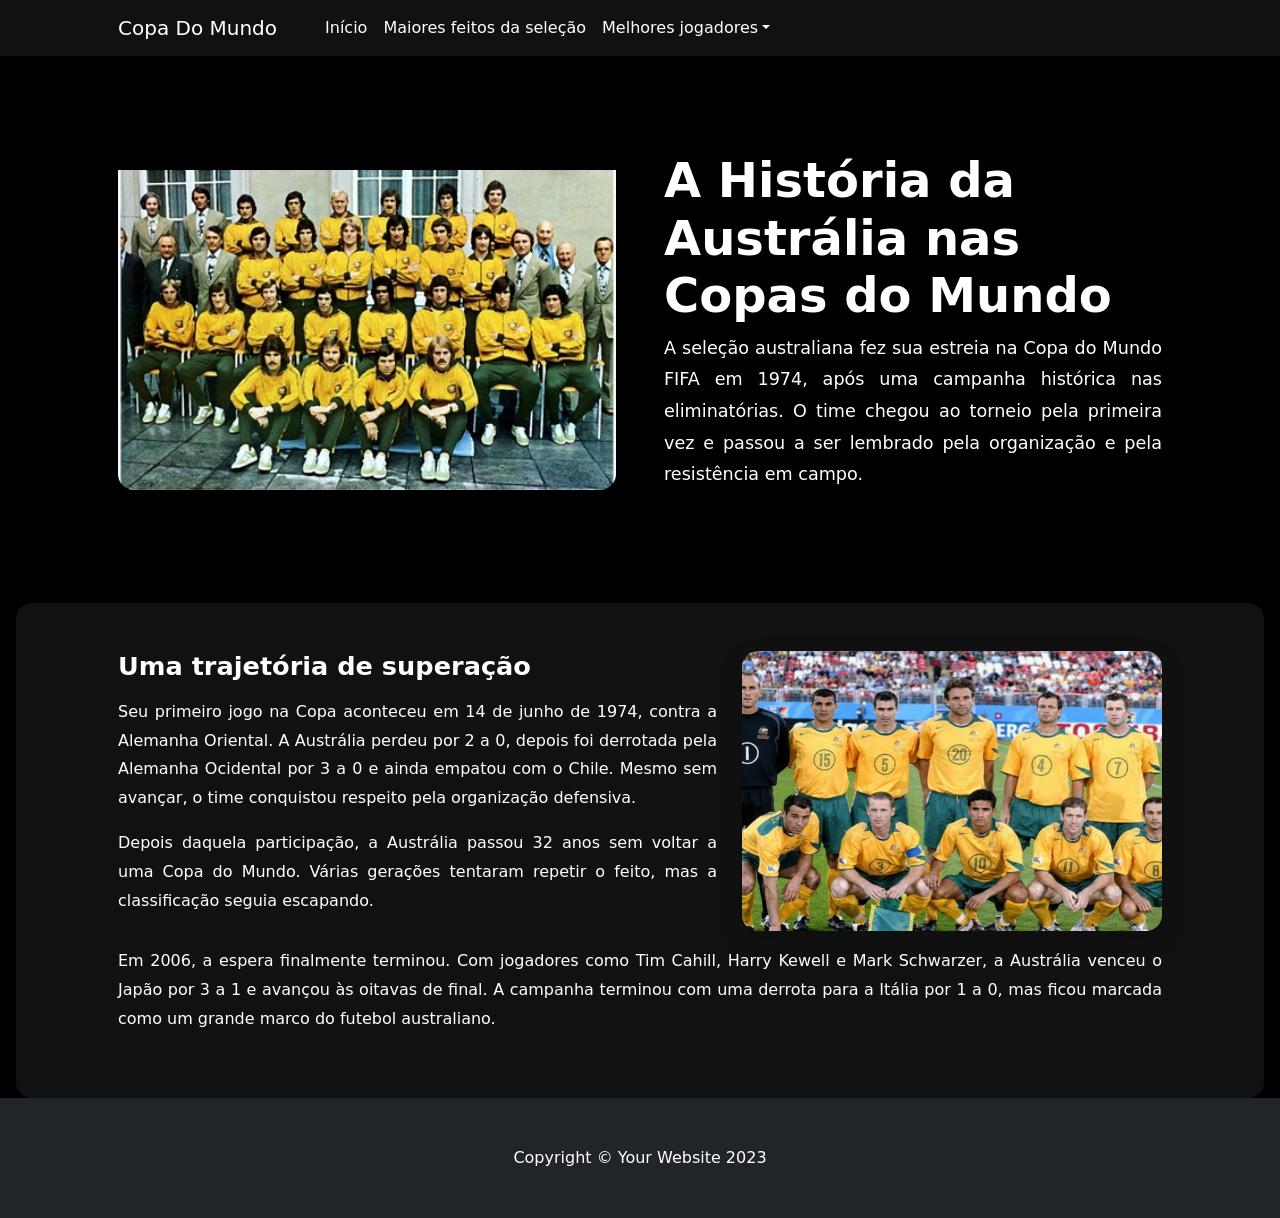
<file: Copadomundo/CopaDoMundo.html>
<!DOCTYPE html>
<html lang="pt-br">
    <head>
        <meta charset="utf-8" />
        <meta name="viewport" content="width=device-width, initial-scale=1, shrink-to-fit=no" />
        <meta name="description" content="" />
        <meta name="author" content="" />
        <title>Australia na copa do mundo</title>
        <!-- Favicon-->
        <link rel="icon" type="image/x-icon" href="assets/favicon.ico" />
        <!-- Bootstrap icons-->
        <link href="https://cdn.jsdelivr.net/npm/bootstrap-icons@1.5.0/font/bootstrap-icons.css" rel="stylesheet" />
        <!-- Core theme CSS (includes Bootstrap)-->
        <link href="css/styles.css" rel="stylesheet" />

    </head>
    <body class="page-dark">
        <!-- Navigation-->
        <nav class="navbar navbar-expand-lg navbar-light bg-light">
            <div class="container px-4 px-lg-5">
                <a class="navbar-brand" href="#!">Copa Do Mundo</a>
                <button class="navbar-toggler" type="button" data-bs-toggle="collapse" data-bs-target="#navbarSupportedContent" aria-controls="navbarSupportedContent" aria-expanded="false" aria-label="Toggle navigation"><span class="navbar-toggler-icon"></span></button>
                <div class="collapse navbar-collapse" id="navbarSupportedContent">
                    <ul class="navbar-nav me-auto mb-2 mb-lg-0 ms-lg-4">
                        <li class="nav-item"><a class="nav-link active" aria-current="page" href="../index.html">Início</a></li>
                        <li class="nav-item"><a class="nav-link" href="../MaioresFeitos/MaioresFeitos.html">Maiores feitos da seleção</a></li>
                        <li class="nav-item dropdown">
                            <a class="nav-link dropdown-toggle" id="navbarDropdown" href="../MelhoresJogadores/MelhoresJogadores.html">Melhores jogadores</a>
                        </li>
                    </ul>
                </div>
            </div>
        </nav>
        <!-- Product section-->
        <section class="py-5">
            <div class="container px-4 px-lg-5 my-5">
                <div class="row gx-4 gx-lg-5 align-items-center">
                    <div class="col-md-6">
                        <img class="card-img-top mb-5 mb-md-0 hero-image" src="../Img/Australia_1974.jpg" alt="Seleção da Austrália em 1974" />
                    </div>
                    <div class="col-md-6">
                        <h1 class="display-5 fw-bolder">A História da Austrália nas Copas do Mundo</h1>
                        <p class="lead intro-text">A seleção australiana fez sua estreia na Copa do Mundo FIFA em 1974, após uma campanha histórica nas eliminatórias. O time chegou ao torneio pela primeira vez e passou a ser lembrado pela organização e pela resistência em campo.</p>
                    </div>
                </div>
            </div>
        </section>
        <section class="history-section py-5">
            <div class="container px-4 px-lg-5">
                <div class="row g-4 align-items-center">
                    <div class="col-lg-7">
                        <h2 class="section-title">Uma trajetória de superação</h2>
                        <p class="history-text">
                            Seu primeiro jogo na Copa aconteceu em 14 de junho de 1974, contra a Alemanha Oriental. A Austrália perdeu por 2 a 0, depois foi derrotada pela Alemanha Ocidental por 3 a 0 e ainda empatou com o Chile. Mesmo sem avançar, o time conquistou respeito pela organização defensiva.
                        </p>
                        <p class="history-text">
                            Depois daquela participação, a Austrália passou 32 anos sem voltar a uma Copa do Mundo. Várias gerações tentaram repetir o feito, mas a classificação seguia escapando.
                        </p>
                    </div>
                    <div class="col-lg-5">
                        <img class="history-image" src="../Img/Australia 2006.png" alt="Seleção da Austrália em 2006">
                    </div>
                </div>
                <div class="row mt-3">
                    <div class="col-12">
                        <p class="history-text">
                            Em 2006, a espera finalmente terminou. Com jogadores como Tim Cahill, Harry Kewell e Mark Schwarzer, a Austrália venceu o Japão por 3 a 1 e avançou às oitavas de final. A campanha terminou com uma derrota para a Itália por 1 a 0, mas ficou marcada como um grande marco do futebol australiano.
                        </p>
                    </div>
                </div>
            </div>
        </section>
      <!-- Footer-->
        <footer class="py-5 bg-dark">
        <div class="container"><p class="m-0 text-center text-white">Copyright &copy; Your Website 2023</p></div>
        </footer>
        <!-- Bootstrap core JS-->
        <script src="https://cdn.jsdelivr.net/npm/bootstrap@5.2.3/dist/js/bootstrap.bundle.min.js"></script>
        <!-- Core theme JS-->
        <script src="js/scripts.js"></script>
    </body>
</html>
</file>
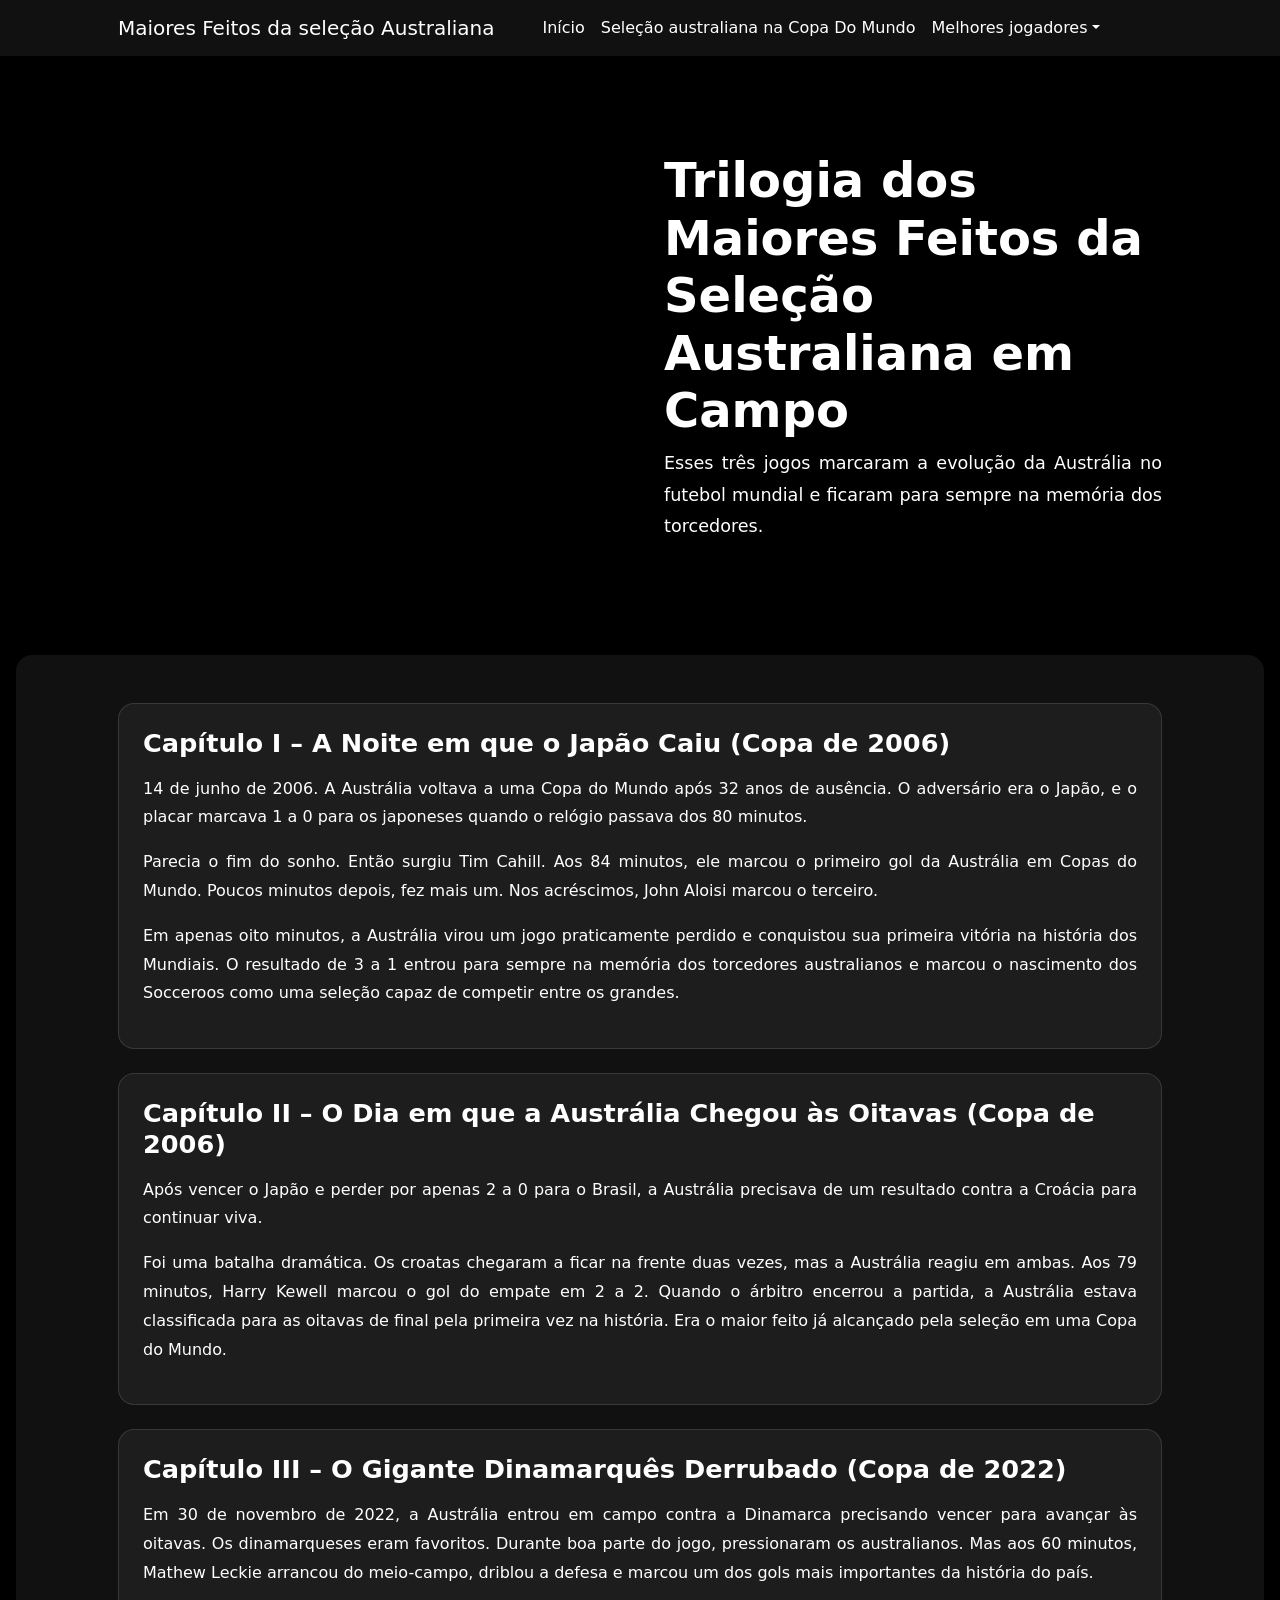
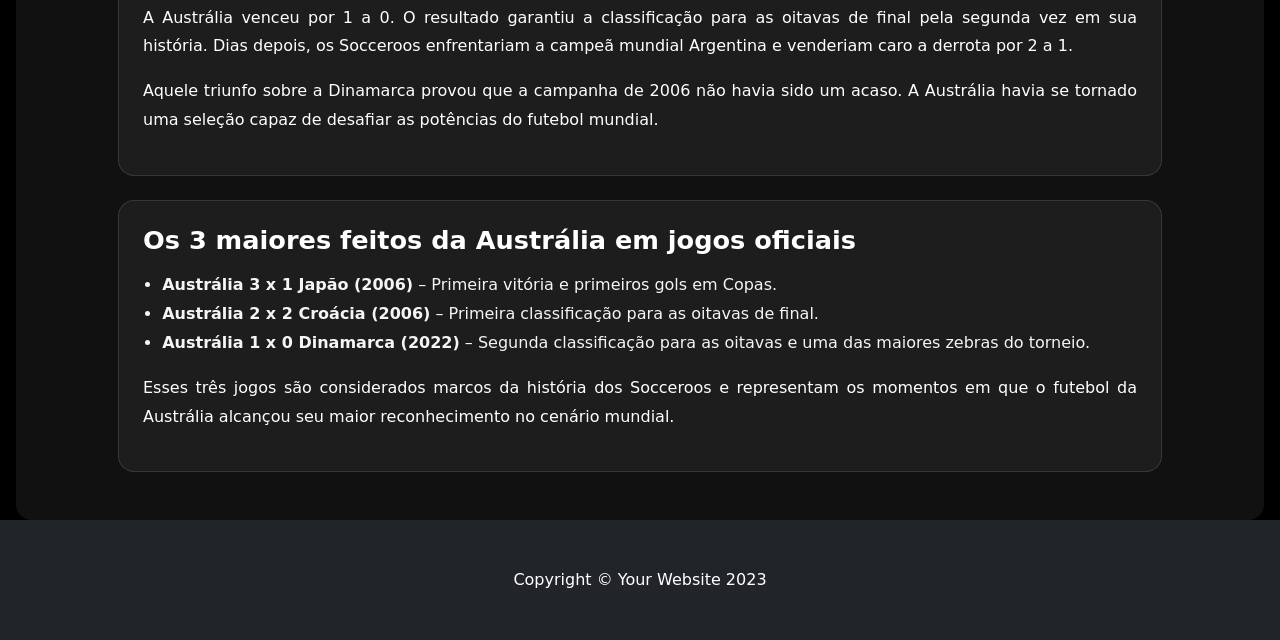
<file: MaioresFeitos/MaioresFeitos.html>
<!DOCTYPE html>
<html lang="pt-br">
    <head>
        <meta charset="utf-8" />
        <meta name="viewport" content="width=device-width, initial-scale=1, shrink-to-fit=no" />
        <meta name="description" content="" />
        <meta name="author" content="" />
        <title>Maiores Feitos da seleção Australiana</title>
        <!-- Favicon-->
        <link rel="icon" type="image/x-icon" href="assets/favicon.ico" />
        <!-- Bootstrap icons-->
        <link href="https://cdn.jsdelivr.net/npm/bootstrap-icons@1.5.0/font/bootstrap-icons.css" rel="stylesheet" />
        <!-- Core theme CSS (includes Bootstrap)-->
        <link href="css/styles.css" rel="stylesheet" />

    </head>
    <body class="page-dark">
        <!-- Navigation-->
        <nav class="navbar navbar-expand-lg navbar-light bg-light">
            <div class="container px-4 px-lg-5">
                <a class="navbar-brand" href="#!">Maiores Feitos da seleção Australiana</a>
                <button class="navbar-toggler" type="button" data-bs-toggle="collapse" data-bs-target="#navbarSupportedContent" aria-controls="navbarSupportedContent" aria-expanded="false" aria-label="Toggle navigation"><span class="navbar-toggler-icon"></span></button>
                <div class="collapse navbar-collapse" id="navbarSupportedContent">
                    <ul class="navbar-nav me-auto mb-2 mb-lg-0 ms-lg-4">
                        <li class="nav-item"><a class="nav-link active" aria-current="page" href="../index.html">Início</a></li>
                        <li class="nav-item"><a class="nav-link" href="../Copadomundo/CopaDoMundo.html">Seleção australiana na Copa Do Mundo</a></li>
                        <li class="nav-item dropdown">
                            <a class="nav-link dropdown-toggle" id="navbarDropdown" href="../MelhoresJogadores/MelhoresJogadores.html">Melhores jogadores</a>
                        </li>
                    </ul>
                </div>
            </div>
        </nav>
        <section class="py-5">
            <div class="container px-4 px-lg-5 my-5">
                <div class="row gx-4 gx-lg-5 align-items-center">
                    <div class="col-lg-6">
                        <div class="video-wrapper">
                            <iframe src="https://youtu.be/d5Hvt-jZOJs?si=GC1FjCU79ULiJXgR" title="Vídeo da seleção australiana" allow="accelerometer; autoplay; clipboard-write; encrypted-media; gyroscope; picture-in-picture" allowfullscreen></iframe>
                        </div>
                    </div>
                    <div class="col-lg-6">
                        <h1 class="display-5 fw-bolder">Trilogia dos Maiores Feitos da Seleção Australiana em Campo</h1>
                        <p class="lead intro-text">Esses três jogos marcaram a evolução da Austrália no futebol mundial e ficaram para sempre na memória dos torcedores.</p>
                    </div>
                </div>
            </div>
        </section>

        <section class="history-section py-5">
            <div class="container px-4 px-lg-5">
                <article class="story-card">
                    <h2 class="section-title">Capítulo I – A Noite em que o Japão Caiu (Copa de 2006)</h2>
                    <p class="history-text">14 de junho de 2006. A Austrália voltava a uma Copa do Mundo após 32 anos de ausência. O adversário era o Japão, e o placar marcava 1 a 0 para os japoneses quando o relógio passava dos 80 minutos.</p>
                    <p class="history-text">Parecia o fim do sonho. Então surgiu Tim Cahill. Aos 84 minutos, ele marcou o primeiro gol da Austrália em Copas do Mundo. Poucos minutos depois, fez mais um. Nos acréscimos, John Aloisi marcou o terceiro.</p>
                    <p class="history-text">Em apenas oito minutos, a Austrália virou um jogo praticamente perdido e conquistou sua primeira vitória na história dos Mundiais. O resultado de 3 a 1 entrou para sempre na memória dos torcedores australianos e marcou o nascimento dos Socceroos como uma seleção capaz de competir entre os grandes.</p>
                </article>

                <article class="story-card mt-4">
                    <h2 class="section-title">Capítulo II – O Dia em que a Austrália Chegou às Oitavas (Copa de 2006)</h2>
                    <p class="history-text">Após vencer o Japão e perder por apenas 2 a 0 para o Brasil, a Austrália precisava de um resultado contra a Croácia para continuar viva.</p>
                    <p class="history-text">Foi uma batalha dramática. Os croatas chegaram a ficar na frente duas vezes, mas a Austrália reagiu em ambas. Aos 79 minutos, Harry Kewell marcou o gol do empate em 2 a 2. Quando o árbitro encerrou a partida, a Austrália estava classificada para as oitavas de final pela primeira vez na história. Era o maior feito já alcançado pela seleção em uma Copa do Mundo.</p>
                </article>

                <article class="story-card mt-4">
                    <h2 class="section-title">Capítulo III – O Gigante Dinamarquês Derrubado (Copa de 2022)</h2>
                    <p class="history-text">Em 30 de novembro de 2022, a Austrália entrou em campo contra a Dinamarca precisando vencer para avançar às oitavas. Os dinamarqueses eram favoritos. Durante boa parte do jogo, pressionaram os australianos. Mas aos 60 minutos, Mathew Leckie arrancou do meio-campo, driblou a defesa e marcou um dos gols mais importantes da história do país.</p>
                    <p class="history-text">A Austrália venceu por 1 a 0. O resultado garantiu a classificação para as oitavas de final pela segunda vez em sua história. Dias depois, os Socceroos enfrentariam a campeã mundial Argentina e venderiam caro a derrota por 2 a 1.</p>
                    <p class="history-text">Aquele triunfo sobre a Dinamarca provou que a campanha de 2006 não havia sido um acaso. A Austrália havia se tornado uma seleção capaz de desafiar as potências do futebol mundial.</p>
                </article>

                <article class="story-card mt-4">
                    <h2 class="section-title">Os 3 maiores feitos da Austrália em jogos oficiais</h2>
                    <ul class="history-list">
                        <li><strong>Austrália 3 x 1 Japão (2006)</strong> – Primeira vitória e primeiros gols em Copas.</li>
                        <li><strong>Austrália 2 x 2 Croácia (2006)</strong> – Primeira classificação para as oitavas de final.</li>
                        <li><strong>Austrália 1 x 0 Dinamarca (2022)</strong> – Segunda classificação para as oitavas e uma das maiores zebras do torneio.</li>
                    </ul>
                    <p class="history-text">Esses três jogos são considerados marcos da história dos Socceroos e representam os momentos em que o futebol da Austrália alcançou seu maior reconhecimento no cenário mundial.</p>
                </article>
            </div>
        </section>
      <!-- Footer-->
        <footer class="py-5 bg-dark">
        <div class="container"><p class="m-0 text-center text-white">Copyright &copy; Your Website 2023</p></div>
        </footer>
        <!-- Bootstrap core JS-->
        <script src="https://cdn.jsdelivr.net/npm/bootstrap@5.2.3/dist/js/bootstrap.bundle.min.js"></script>
        <!-- Core theme JS-->
        <script src="js/scripts.js"></script>
    </body>
</html>
</file>
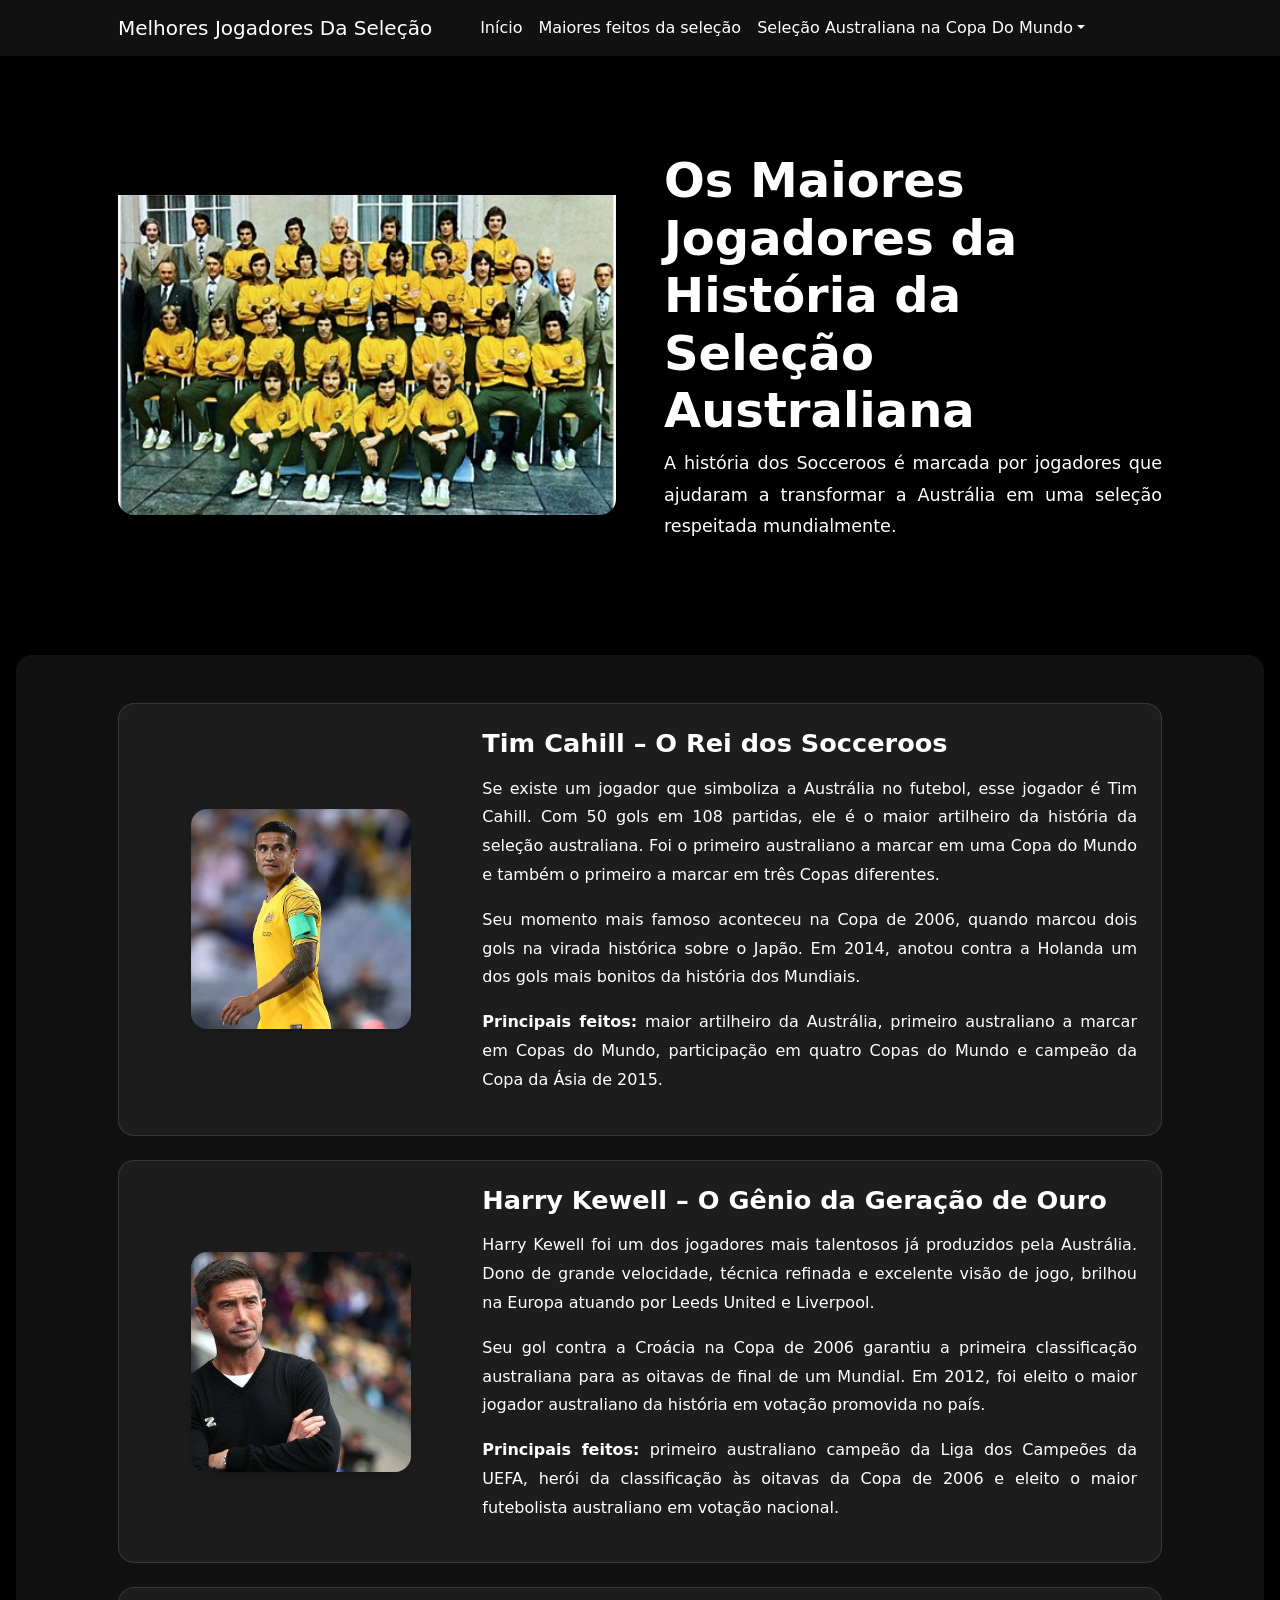
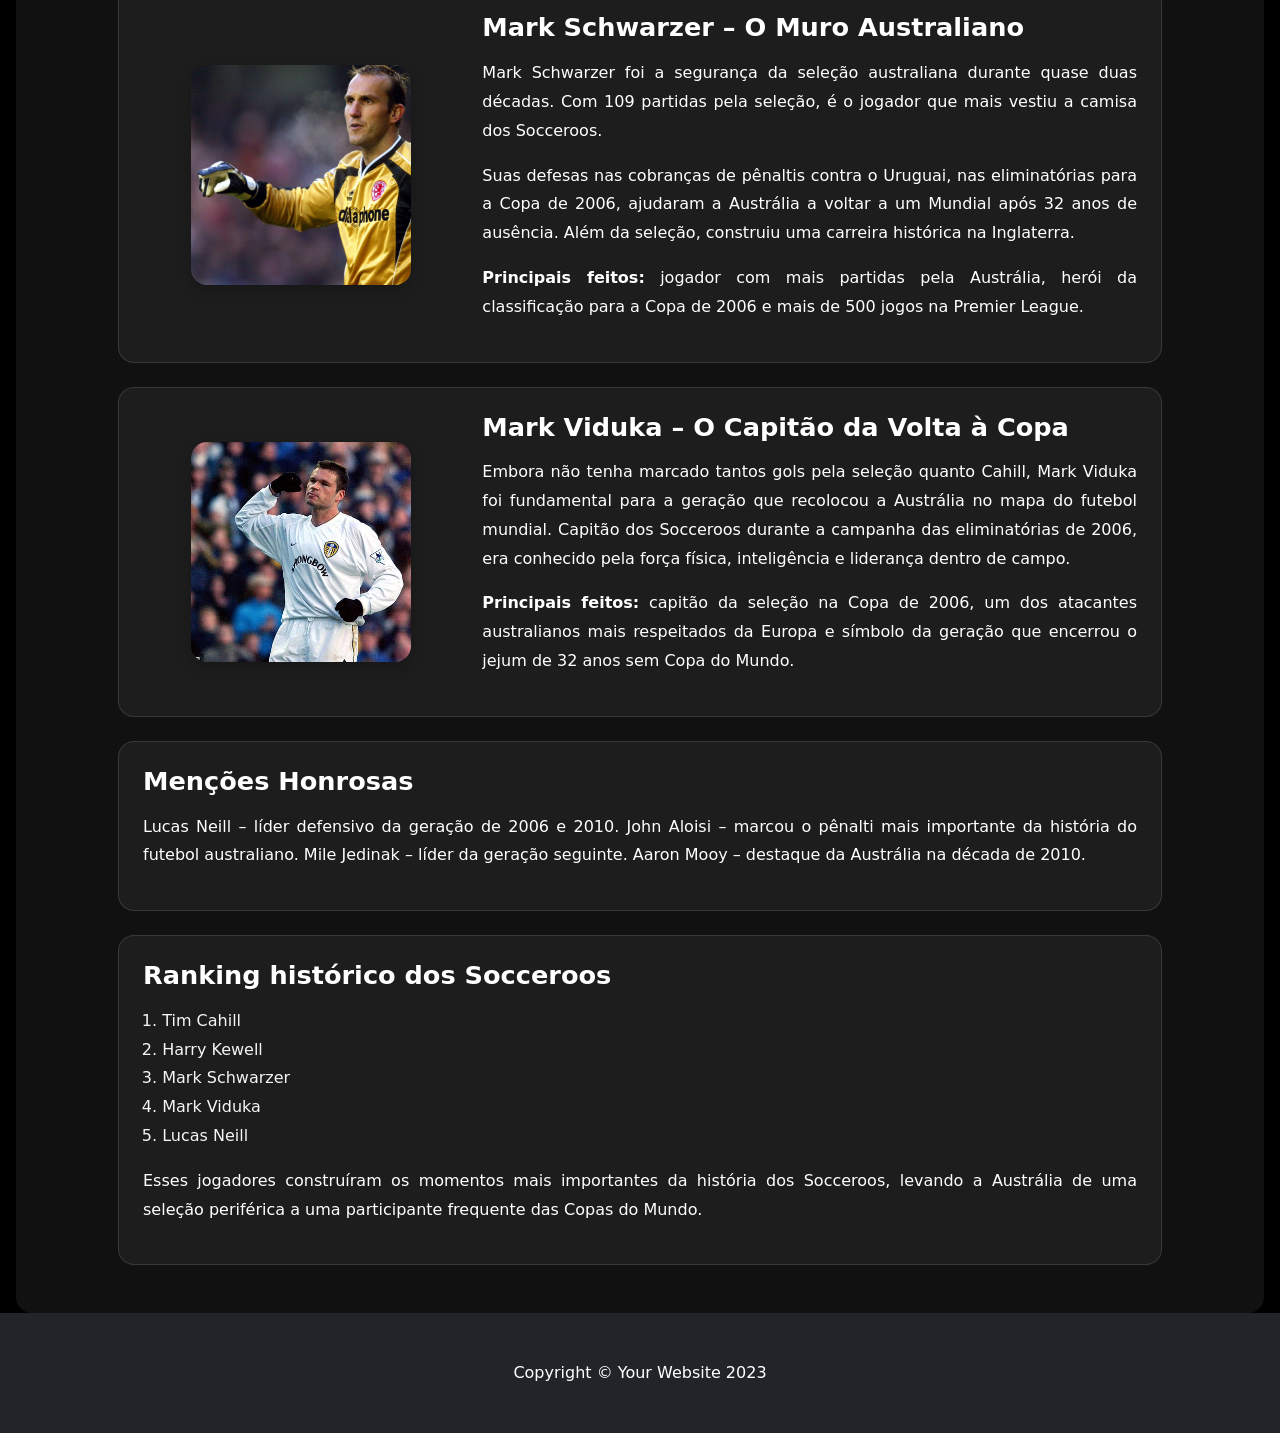
<file: MelhoresJogadores/MelhoresJogadores.html>
<!DOCTYPE html>
<html lang="pt-br">
    <head>
        <meta charset="utf-8" />
        <meta name="viewport" content="width=device-width, initial-scale=1, shrink-to-fit=no" />
        <meta name="description" content="" />
        <meta name="author" content="" />
        <title>Melhores Jogadores Da Seleção</title>
        <!-- Favicon-->
        <link rel="icon" type="image/x-icon" href="assets/favicon.ico" />
        <!-- Bootstrap icons-->
        <link href="https://cdn.jsdelivr.net/npm/bootstrap-icons@1.5.0/font/bootstrap-icons.css" rel="stylesheet" />
        <!-- Core theme CSS (includes Bootstrap)-->
        <link href="css/styles.css" rel="stylesheet" />

    </head>
    <body class="page-dark">
        <!-- Navigation-->
        <nav class="navbar navbar-expand-lg navbar-light bg-light">
            <div class="container px-4 px-lg-5">
                <a class="navbar-brand" href="#!">Melhores Jogadores Da Seleção</a>
                <button class="navbar-toggler" type="button" data-bs-toggle="collapse" data-bs-target="#navbarSupportedContent" aria-controls="navbarSupportedContent" aria-expanded="false" aria-label="Toggle navigation"><span class="navbar-toggler-icon"></span></button>
                <div class="collapse navbar-collapse" id="navbarSupportedContent">
                    <ul class="navbar-nav me-auto mb-2 mb-lg-0 ms-lg-4">
                        <li class="nav-item"><a class="nav-link active" aria-current="page" href="../index.html">Início</a></li>
                        <li class="nav-item"><a class="nav-link" href="../MaioresFeitos/MaioresFeitos.html">Maiores feitos da seleção</a></li>
                        <li class="nav-item dropdown">
                            <a class="nav-link dropdown-toggle" id="navbarDropdown" href="../Copadomundo/CopaDoMundo.html">Seleção Australiana na Copa Do Mundo</a>
                        </li>
                    </ul>
                </div>
            </div>
        </nav>
        <section class="py-5">
            <div class="container px-4 px-lg-5 my-5">
                <div class="row gx-4 gx-lg-5 align-items-center">
                    <div class="col-lg-6">
                        <img class="card-img-top mb-5 mb-lg-0 hero-image" src="../Img/Australia_1974.jpg" alt="Seleção da Austrália em 1974" />
                    </div>
                    <div class="col-lg-6">
                        <h1 class="display-5 fw-bolder">Os Maiores Jogadores da História da Seleção Australiana</h1>
                        <p class="lead intro-text">A história dos Socceroos é marcada por jogadores que ajudaram a transformar a Austrália em uma seleção respeitada mundialmente.</p>
                    </div>
                </div>
            </div>
        </section>

        <section class="history-section py-5">
            <div class="container px-4 px-lg-5">
                <article class="story-card">
                    <div class="row g-4 align-items-center">
                        <div class="col-md-4">
                            <img class="player-image" src="../Img/tim_cahill.jpg" alt="Tim Cahill">
                        </div>
                        <div class="col-md-8">
                            <h2 class="section-title">Tim Cahill – O Rei dos Socceroos</h2>
                            <p class="history-text">Se existe um jogador que simboliza a Austrália no futebol, esse jogador é Tim Cahill. Com 50 gols em 108 partidas, ele é o maior artilheiro da história da seleção australiana. Foi o primeiro australiano a marcar em uma Copa do Mundo e também o primeiro a marcar em três Copas diferentes.</p>
                            <p class="history-text">Seu momento mais famoso aconteceu na Copa de 2006, quando marcou dois gols na virada histórica sobre o Japão. Em 2014, anotou contra a Holanda um dos gols mais bonitos da história dos Mundiais.</p>
                            <p class="history-text"><strong>Principais feitos:</strong> maior artilheiro da Austrália, primeiro australiano a marcar em Copas do Mundo, participação em quatro Copas do Mundo e campeão da Copa da Ásia de 2015.</p>
                        </div>
                    </div>
                </article>

                <article class="story-card mt-4">
                    <div class="row g-4 align-items-center">
                        <div class="col-md-4">
                            <img class="player-image" src="../Img/harry_kewell.jpg" alt="Harry Kewell">
                        </div>
                        <div class="col-md-8">
                            <h2 class="section-title">Harry Kewell – O Gênio da Geração de Ouro</h2>
                            <p class="history-text">Harry Kewell foi um dos jogadores mais talentosos já produzidos pela Austrália. Dono de grande velocidade, técnica refinada e excelente visão de jogo, brilhou na Europa atuando por Leeds United e Liverpool.</p>
                            <p class="history-text">Seu gol contra a Croácia na Copa de 2006 garantiu a primeira classificação australiana para as oitavas de final de um Mundial. Em 2012, foi eleito o maior jogador australiano da história em votação promovida no país.</p>
                            <p class="history-text"><strong>Principais feitos:</strong> primeiro australiano campeão da Liga dos Campeões da UEFA, herói da classificação às oitavas da Copa de 2006 e eleito o maior futebolista australiano em votação nacional.</p>
                        </div>
                    </div>
                </article>

                <article class="story-card mt-4">
                    <div class="row g-4 align-items-center">
                        <div class="col-md-4">
                            <img class="player-image" src="../Img/mark_schwarzer.jpg" alt="Mark Schwarzer">
                        </div>
                        <div class="col-md-8">
                            <h2 class="section-title">Mark Schwarzer – O Muro Australiano</h2>
                            <p class="history-text">Mark Schwarzer foi a segurança da seleção australiana durante quase duas décadas. Com 109 partidas pela seleção, é o jogador que mais vestiu a camisa dos Socceroos.</p>
                            <p class="history-text">Suas defesas nas cobranças de pênaltis contra o Uruguai, nas eliminatórias para a Copa de 2006, ajudaram a Austrália a voltar a um Mundial após 32 anos de ausência. Além da seleção, construiu uma carreira histórica na Inglaterra.</p>
                            <p class="history-text"><strong>Principais feitos:</strong> jogador com mais partidas pela Austrália, herói da classificação para a Copa de 2006 e mais de 500 jogos na Premier League.</p>
                        </div>
                    </div>
                </article>

                <article class="story-card mt-4">
                    <div class="row g-4 align-items-center">
                        <div class="col-md-4">
                            <img class="player-image" src="../Img/mark_Viduka.jpg" alt="Mark Viduka">
                        </div>
                        <div class="col-md-8">
                            <h2 class="section-title">Mark Viduka – O Capitão da Volta à Copa</h2>
                            <p class="history-text">Embora não tenha marcado tantos gols pela seleção quanto Cahill, Mark Viduka foi fundamental para a geração que recolocou a Austrália no mapa do futebol mundial. Capitão dos Socceroos durante a campanha das eliminatórias de 2006, era conhecido pela força física, inteligência e liderança dentro de campo.</p>
                            <p class="history-text"><strong>Principais feitos:</strong> capitão da seleção na Copa de 2006, um dos atacantes australianos mais respeitados da Europa e símbolo da geração que encerrou o jejum de 32 anos sem Copa do Mundo.</p>
                        </div>
                    </div>
                </article>

                <article class="story-card mt-4">
                    <h2 class="section-title">Menções Honrosas</h2>
                    <p class="history-text">Lucas Neill – líder defensivo da geração de 2006 e 2010. John Aloisi – marcou o pênalti mais importante da história do futebol australiano. Mile Jedinak – líder da geração seguinte. Aaron Mooy – destaque da Austrália na década de 2010.</p>
                </article>

                <article class="story-card mt-4">
                    <h2 class="section-title">Ranking histórico dos Socceroos</h2>
                    <ol class="history-list">
                        <li>Tim Cahill</li>
                        <li>Harry Kewell</li>
                        <li>Mark Schwarzer</li>
                        <li>Mark Viduka</li>
                        <li>Lucas Neill</li>
                    </ol>
                    <p class="history-text">Esses jogadores construíram os momentos mais importantes da história dos Socceroos, levando a Austrália de uma seleção periférica a uma participante frequente das Copas do Mundo.</p>
                </article>
            </div>
        </section>
      <!-- Footer-->
        <footer class="py-5 bg-dark">
        <div class="container"><p class="m-0 text-center text-white">Copyright &copy; Your Website 2023</p></div>
        </footer>
        <!-- Bootstrap core JS-->
        <script src="https://cdn.jsdelivr.net/npm/bootstrap@5.2.3/dist/js/bootstrap.bundle.min.js"></script>
        <!-- Core theme JS-->
        <script src="js/scripts.js"></script>
    </body>
</html>
</file>
